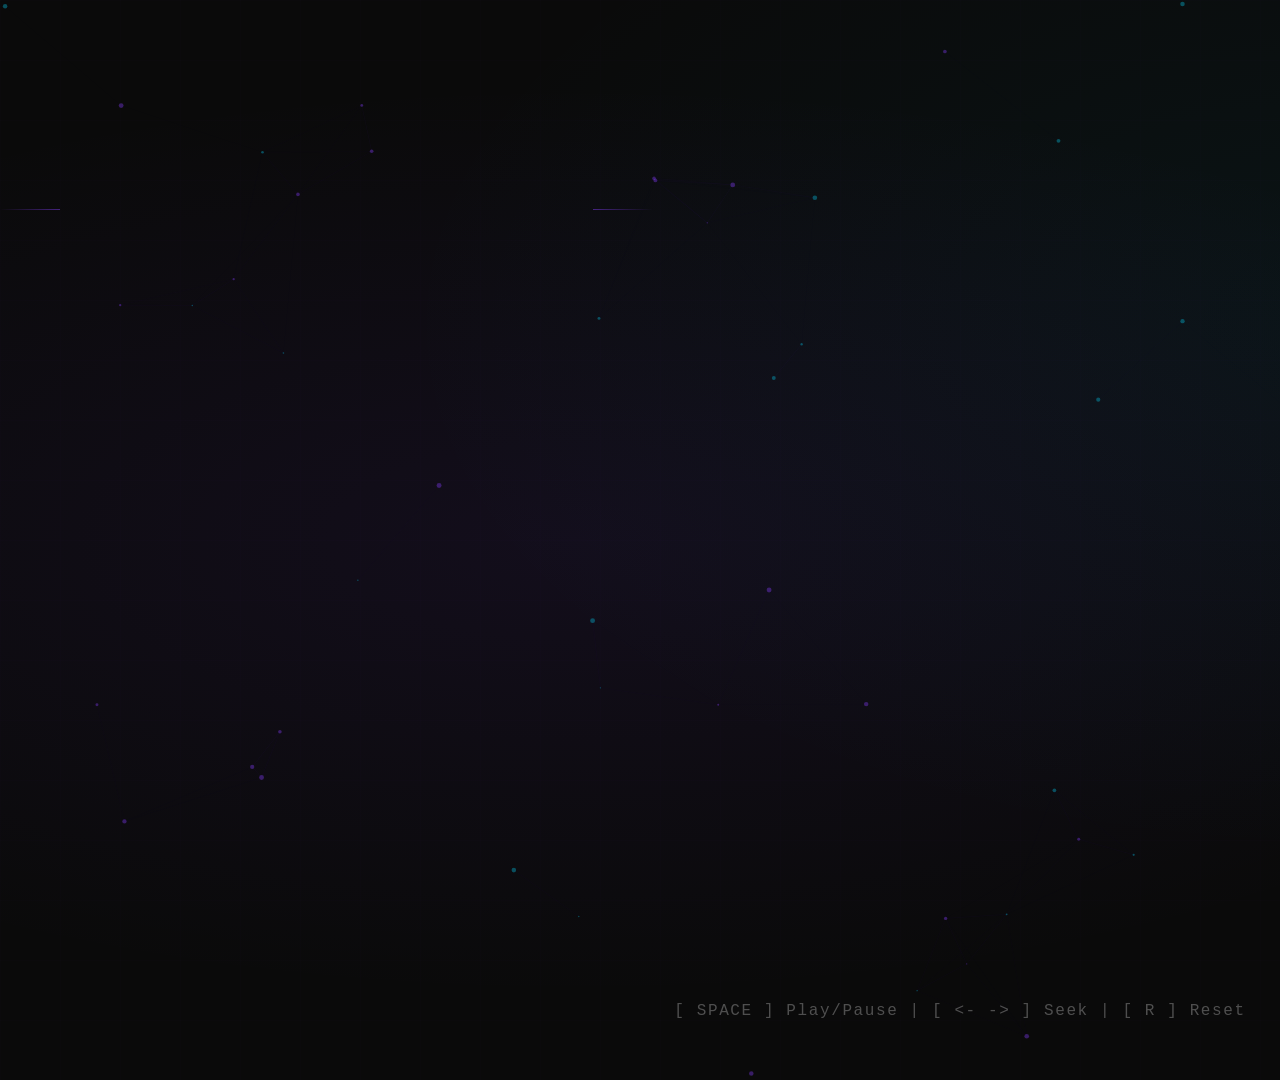
<file: ai-agent-video/index.html>
<!DOCTYPE html>
<html lang="zh-CN">
<head>
<meta charset="UTF-8">
<meta name="viewport" content="width=1920,height=1080">
<title>AI Agent</title>

<style>
* { margin: 0; padding: 0; box-sizing: border-box; }
body { background: #0a0a0a; overflow: hidden; font-family: "Noto Sans SC", sans-serif; }
#canvas { width: 1920px; height: 1080px; position: relative; overflow: hidden; background: radial-gradient(ellipse at 30% 50%, rgba(124,58,237,0.08) 0%, transparent 60%), radial-gradient(ellipse at 70% 30%, rgba(6,182,212,0.06) 0%, transparent 50%), #0a0a0a; }
.grid-bg { position: absolute; inset: 0; z-index: 0; opacity: 0.04; background-image: linear-gradient(rgba(124,58,237,0.3) 1px, transparent 1px), linear-gradient(90deg, rgba(124,58,237,0.3) 1px, transparent 1px); background-size: 60px 60px; }
#particles { position: absolute; inset: 0; z-index: 1; pointer-events: none; }
.orb { position: absolute; border-radius: 50%; filter: blur(80px); z-index: 0; opacity: 0; }
.orb-1 { width: 400px; height: 400px; background: rgba(124,58,237,0.15); top: -100px; left: -100px; }
.orb-2 { width: 300px; height: 300px; background: rgba(6,182,212,0.12); bottom: -50px; right: -50px; }
.orb-3 { width: 250px; height: 250px; background: rgba(124,58,237,0.1); top: 400px; right: 300px; }
.scene { position: absolute; inset: 0; z-index: 10; opacity: 0; visibility: hidden; display: flex; flex-direction: column; align-items: center; justify-content: center; padding: 80px 120px; }
.title-mega { font-family: "Orbitron", sans-serif; font-weight: 900; font-size: 120px; color: #f0f0f0; letter-spacing: 0.08em; text-transform: uppercase; text-shadow: 0 0 60px rgba(124,58,237,0.5), 0 0 120px rgba(124,58,237,0.2); }
.title-section { font-family: "Noto Sans SC", sans-serif; font-weight: 900; font-size: 56px; color: #f0f0f0; letter-spacing: 0.02em; text-shadow: 0 0 30px rgba(6,182,212,0.3); }
.subtitle { font-family: "Noto Sans SC", sans-serif; font-weight: 400; font-size: 32px; color: rgba(240,240,240,0.7); letter-spacing: 0.1em; margin-top: 20px; }
.body-text { font-family: "Noto Sans SC", sans-serif; font-weight: 400; font-size: 28px; color: rgba(240,240,240,0.85); line-height: 1.8; max-width: 1400px; }
.accent-purple { color: #a78bfa; } .accent-cyan { color: #22d3ee; } .accent-bright { color: #c084fc; }
.card { background: rgba(255,255,255,0.03); border: 1px solid rgba(124,58,237,0.2); border-radius: 16px; padding: 40px; }
.card-glow { box-shadow: 0 0 30px rgba(124,58,237,0.1), inset 0 0 30px rgba(124,58,237,0.03); }
.badge { display: inline-flex; align-items: center; gap: 8px; padding: 8px 20px; border-radius: 999px; font-size: 18px; font-weight: 500; background: rgba(124,58,237,0.15); color: #a78bfa; border: 1px solid rgba(124,58,237,0.3); }
.loop-container { position: relative; width: 600px; height: 600px; }
.loop-node { position: absolute; width: 160px; height: 160px; border-radius: 50%; display: flex; align-items: center; justify-content: center; flex-direction: column; font-weight: 700; font-size: 24px; color: #f0f0f0; border: 2px solid rgba(124,58,237,0.4); background: rgba(124,58,237,0.08); }
.loop-node .icon { font-size: 40px; margin-bottom: 8px; }
.timeline-bar { position: absolute; bottom: 0; left: 0; height: 4px; z-index: 100; background: linear-gradient(90deg, #7c3aed, #06b6d4); box-shadow: 0 0 20px rgba(124,58,237,0.5); }
.timer { position: absolute; top: 30px; right: 40px; z-index: 100; font-family: "JetBrains Mono", monospace; font-size: 20px; color: rgba(240,240,240,0.3); letter-spacing: 0.1em; }
.heading-line { width: 80px; height: 3px; margin: 16px auto 0; background: linear-gradient(90deg, #7c3aed, #06b6d4); border-radius: 2px; box-shadow: 0 0 10px rgba(124,58,237,0.5); }
.compare-row { display: flex; gap: 40px; align-items: stretch; }
.compare-col { flex: 1; padding: 30px; border-radius: 16px; }
.compare-col.old { background: rgba(255,255,255,0.02); border: 1px solid rgba(255,255,255,0.08); }
.compare-col.new { background: rgba(124,58,237,0.05); border: 1px solid rgba(124,58,237,0.25); }
.compare-item { display: flex; align-items: center; gap: 16px; padding: 14px 0; font-size: 24px; color: rgba(240,240,240,0.8); border-bottom: 1px solid rgba(255,255,255,0.05); } .compare-item:last-child { border-bottom: none; } .compare-icon { font-size: 28px; width: 40px; text-align: center; }
.examples-grid { display: grid; grid-template-columns: repeat(3, 1fr); gap: 30px; width: 100%; max-width: 1600px; }
.example-card { padding: 36px; border-radius: 20px; background: rgba(255,255,255,0.02); border: 1px solid rgba(124,58,237,0.15); } .example-card .icon { font-size: 48px; margin-bottom: 16px; } .example-card h3 { font-size: 26px; font-weight: 700; color: #f0f0f0; margin-bottom: 12px; } .example-card p { font-size: 20px; color: rgba(240,240,240,0.6); line-height: 1.6; }
.tools-grid { display: grid; grid-template-columns: repeat(4, 1fr); gap: 24px; width: 100%; max-width: 1500px; }
.tool-item { padding: 28px; border-radius: 14px; text-align: center; background: rgba(255,255,255,0.02); border: 1px solid rgba(6,182,212,0.15); } .tool-item .icon { font-size: 40px; margin-bottom: 12px; } .tool-item h4 { font-size: 22px; font-weight: 600; color: #f0f0f0; margin-bottom: 8px; } .tool-item p { font-size: 16px; color: rgba(240,240,240,0.5); }
.memory-stack { display: flex; flex-direction: column; gap: 16px; max-width: 800px; width: 100%; }
.memory-layer { display: flex; align-items: center; gap: 24px; padding: 20px 30px; border-radius: 12px; background: rgba(255,255,255,0.02); border-left: 3px solid; } .memory-layer.short { border-left-color: #22d3ee; } .memory-layer.long { border-left-color: #a78bfa; } .memory-layer.working { border-left-color: #f59e0b; } .memory-layer h4 { font-size: 22px; font-weight: 700; color: #f0f0f0; min-width: 140px; } .memory-layer p { font-size: 18px; color: rgba(240,240,240,0.6); }
.future-items { display: flex; flex-direction: column; gap: 28px; max-width: 1200px; width: 100%; }
.future-item { display: flex; align-items: flex-start; gap: 24px; padding: 20px 0; } .future-num { font-family: "Orbitron", sans-serif; font-weight: 900; font-size: 48px; color: rgba(124,58,237,0.3); min-width: 80px; text-align: right; } .future-item h3 { font-size: 28px; font-weight: 700; color: #f0f0f0; margin-bottom: 8px; } .future-item p { font-size: 20px; color: rgba(240,240,240,0.6); line-height: 1.6; }
.scene-tag { font-family: "JetBrains Mono", monospace; font-size: 14px; color: rgba(240,240,240,0.2); position: absolute; top: 30px; left: 40px; z-index: 50; letter-spacing: 0.15em; text-transform: uppercase; }
</style>
</head>
<body>
<div id="canvas">
  <div class="grid-bg"></div>
  <canvas id="particles"></canvas>
  <div class="orb orb-1"></div>
  <div class="orb orb-2"></div>
  <div class="orb orb-3"></div>
  <div class="timeline-bar" id="timelineBar" style="width:0%"></div>
  <div class="timer" id="timer">00:00</div>
      <div class="badge" id="s1-badge">THE NEXT EVOLUTION</div>
      <h1 class="title-mega" id="s1-title">AI AGENT</h1>
      <div style="display:flex;align-items:center;gap:20px;">
        <div style="width:60px;height:1px;background:linear-gradient(90deg,transparent,rgba(124,58,237,0.5))"></div>
        <span class="subtitle" id="s1-subtitle">智能体：人工智能的下一个范式</span>
        <div style="width:60px;height:1px;background:linear-gradient(90deg,rgba(124,58,237,0.5),transparent)"></div>
      </div>
    </div>
  </div>
  <!-- Scene 2: What is AI Agent -->
  <div class="scene" id="scene2">
    <div class="scene-tag">02 / DEFINITION</div>
    <div style="display:flex;flex-direction:column;align-items:center;gap:40px;width:100%;">
      <div style="text-align:center;"><h2 class="title-section" id="s2-title">什么是 <span class="accent-purple">AI Agent</span>？</h2><div class="heading-line" id="s2-line"></div></div>
      <div class="body-text" style="text-align:center;max-width:1200px;" id="s2-def">AI Agent（智能体）是一种能够<span class="accent-cyan">自主感知环境</span>、<span class="accent-cyan">做出决策</span>并<span class="accent-cyan">执行行动</span>来完成目标的人工智能系统。它不仅仅是回答问题，而是能够<span class="accent-bright">独立完成复杂任务</span>。</div>
      <div style="display:flex;gap:30px;margin-top:20px;" id="s2-features">
        <div class="card card-glow" style="flex:1;text-align:center;padding:30px 20px;"><div style="font-size:40px;margin-bottom:12px;">🎯</div><div style="font-size:22px;font-weight:700;color:#f0f0f0;">目标驱动</div><div style="font-size:16px;color:rgba(240,240,240,0.5);margin-top:8px;">设定目标，自主规划</div></div>
        <div class="card card-glow" style="flex:1;text-align:center;padding:30px 20px;"><div style="font-size:40px;margin-bottom:12px;">👁️</div><div style="font-size:22px;font-weight:700;color:#f0f0f0;">环境感知</div><div style="font-size:16px;color:rgba(240,240,240,0.5);margin-top:8px;">观察、理解周围信息</div></div>
        <div class="card card-glow" style="flex:1;text-align:center;padding:30px 20px;"><div style="font-size:40px;margin-bottom:12px;">⚡</div><div style="font-size:22px;font-weight:700;color:#f0f0f0;">自主决策</div><div style="font-size:16px;color:rgba(240,240,240,0.5);margin-top:8px;">无需人类逐步指令</div></div>
        <div class="card card-glow" style="flex:1;text-align:center;padding:30px 20px;"><div style="font-size:40px;margin-bottom:12px;">🔧</div><div style="font-size:22px;font-weight:700;color:#f0f0f0;">工具使用</div><div style="font-size:16px;color:rgba(240,240,240,0.5);margin-top:8px;">调用外部工具完成任务</div></div>
      </div>
    </div>
  </div>
  <!-- Scene 3: Agent vs Chatbot -->
  <div class="scene" id="scene3">
    <div class="scene-tag">03 / COMPARISON</div>
    <div style="display:flex;flex-direction:column;align-items:center;gap:40px;width:100%;">
      <div style="text-align:center;"><h2 class="title-section" id="s3-title">Agent <span class="accent-cyan">vs</span> 传统聊天机器人</h2><div class="heading-line"></div></div>
      <div class="compare-row" id="s3-table" style="max-width:1400px;width:100%;">
        <div class="compare-col old"><div style="font-family:Orbitron;font-size:28px;font-weight:700;color:rgba(240,240,240,0.5);margin-bottom:24px;text-align:center;">传统聊天机器人</div>
          <div class="compare-item"><span class="compare-icon">💬</span>一问一答，被动响应</div>
          <div class="compare-item"><span class="compare-icon">📋</span>无法执行实际操作</div>
          <div class="compare-item"><span class="compare-icon">🧠</span>无记忆，每次对话独立</div>
          <div class="compare-item"><span class="compare-icon">🔄</span>不能自主分解任务</div>
          <div class="compare-item"><span class="compare-icon">❌</span>无法使用外部工具</div>
        </div>
        <div style="display:flex;align-items:center;font-size:40px;color:rgba(124,58,237,0.4);">→</div>
        <div class="compare-col new"><div style="font-family:Orbitron;font-size:28px;font-weight:700;color:#a78bfa;margin-bottom:24px;text-align:center;">AI Agent 智能体</div>
          <div class="compare-item"><span class="compare-icon">🤖</span>主动规划，多步推理</div>
          <div class="compare-item"><span class="compare-icon">⚡</span>直接操作文件、API、数据库</div>
          <div class="compare-item"><span class="compare-icon">🧬</span>长期记忆，持续学习</div>
          <div class="compare-item"><span class="compare-icon">🔁</span>自主分解并执行复杂任务</div>
          <div class="compare-item"><span class="compare-icon">✅</span>灵活调用各种工具和接口</div>
        </div>
      </div>
    </div>
  </div>
  <!-- Scene 4: Core Components -->
  <div class="scene" id="scene4">
    <div class="scene-tag">04 / ARCHITECTURE</div>
    <div style="display:flex;flex-direction:column;align-items:center;gap:40px;width:100%;">
      <div style="text-align:center;"><h2 class="title-section" id="s4-title">Agent 的 <span class="accent-purple">四大核心组件</span></h2><div class="heading-line"></div></div>
      <div style="display:flex;gap:30px;width:100%;max-width:1500px;" id="s4-components">
        <div class="card card-glow" style="flex:1;display:flex;flex-direction:column;align-items:center;padding:36px 24px;"><div style="font-family:Orbitron;font-size:64px;font-weight:900;color:rgba(124,58,237,0.2);">01</div><div style="font-size:48px;margin:8px 0;">🧠</div><h3 style="font-size:28px;font-weight:700;color:#f0f0f0;margin-bottom:16px;">大语言模型</h3><p style="font-size:18px;color:rgba(240,240,240,0.6);text-align:center;line-height:1.6;">Agent 的大脑<br/>负责理解、推理和决策</p></div>
        <div class="card card-glow" style="flex:1;display:flex;flex-direction:column;align-items:center;padding:36px 24px;"><div style="font-family:Orbitron;font-size:64px;font-weight:900;color:rgba(124,58,237,0.2);">02</div><div style="font-size:48px;margin:8px 0;">👁️</div><h3 style="font-size:28px;font-weight:700;color:#f0f0f0;margin-bottom:16px;">感知模块</h3><p style="font-size:18px;color:rgba(240,240,240,0.6);text-align:center;line-height:1.6;">接收多模态输入<br/>文字、图像、音频、数据</p></div>
        <div class="card card-glow" style="flex:1;display:flex;flex-direction:column;align-items:center;padding:36px 24px;"><div style="font-family:Orbitron;font-size:64px;font-weight:900;color:rgba(124,58,237,0.2);">03</div><div style="font-size:48px;margin:8px 0;">🔧</div><h3 style="font-size:28px;font-weight:700;color:#f0f0f0;margin-bottom:16px;">工具集</h3><p style="font-size:18px;color:rgba(240,240,240,0.6);text-align:center;line-height:1.6;">代码执行、网页搜索<br/>API 调用、文件操作</p></div>
        <div class="card card-glow" style="flex:1;display:flex;flex-direction:column;align-items:center;padding:36px 24px;"><div style="font-family:Orbitron;font-size:64px;font-weight:900;color:rgba(124,58,237,0.2);">04</div><div style="font-size:48px;margin:8px 0;">💾</div><h3 style="font-size:28px;font-weight:700;color:#f0f0f0;margin-bottom:16px;">记忆系统</h3><p style="font-size:18px;color:rgba(240,240,240,0.6);text-align:center;line-height:1.6;">短期工作记忆<br/>长期知识存储</p></div>
      </div>
    </div>
  </div>
  <!-- Scene 5: The Loop -->
  <div class="scene" id="scene5">
    <div class="scene-tag">05 / THE LOOP</div>
    <div style="display:flex;gap:60px;align-items:center;justify-content:center;width:100%;">
      <div style="display:flex;flex-direction:column;gap:24px;">
        <h2 class="title-section" id="s5-title">Agent 的<span class="accent-cyan">工作循环</span></h2>
        <div class="heading-line" style="margin:0;"></div>
        <p class="body-text" id="s5-desc" style="max-width:500px;">AI Agent 并非线性执行，而是通过一个<span class="accent-purple">持续循环</span>来完成任务：感知、推理、行动、反思，不断迭代直到目标达成。</p>
      </div>
      <div class="loop-container" id="s5-loop">
        <div class="loop-node" style="top:0;left:220px;border-color:rgba(6,182,212,0.5);"><span class="icon">👁️</span>观察</div>
        <div class="loop-node" style="top:220px;left:420px;border-color:rgba(124,58,237,0.5);"><span class="icon">🧠</span>思考</div>
        <div class="loop-node" style="top:440px;left:220px;border-color:rgba(245,158,11,0.5);"><span class="icon">⚡</span>行动</div>
        <div class="loop-node" style="top:220px;left:20px;border-color:rgba(16,185,129,0.5);"><span class="icon">🔄</span>反思</div>
        <div style="position:absolute;top:50%;left:50%;transform:translate(-50%,-50%);text-align:center;"><div style="font-family:Orbitron;font-size:18px;color:rgba(124,58,237,0.5);letter-spacing:0.1em;">LOOP</div><div style="font-size:14px;color:rgba(240,240,240,0.3);margin-top:4px;">持续迭代</div></div>
        <svg style="position:absolute;inset:0;pointer-events:none;" viewBox="0 0 600 600"><defs><linearGradient id="arrowGrad" x1="0%" y1="0%" x2="100%" y2="0%"><stop offset="0%" style="stop-color:#7c3aed;stop-opacity:0.6"/><stop offset="100%" style="stop-color:#06b6d4;stop-opacity:0.6"/></linearGradient></defs>
        <path d="M 370 80 Q 480 80 460 200" stroke="url(#arrowGrad)" fill="none" stroke-width="2" stroke-dasharray="8 4"/>
        <path d="M 460 360 Q 480 480 370 460" stroke="url(#arrowGrad)" fill="none" stroke-width="2" stroke-dasharray="8 4"/>
        <path d="M 230 460 Q 100 480 80 360" stroke="url(#arrowGrad)" fill="none" stroke-width="2" stroke-dasharray="8 4"/>
        <path d="M 80 200 Q 100 80 230 80" stroke="url(#arrowGrad)" fill="none" stroke-width="2" stroke-dasharray="8 4"/></svg>
      </div>
    </div>
  </div>
  <!-- Scene 6: Real World Examples -->
  <div class="scene" id="scene6">
    <div class="scene-tag">06 / EXAMPLES</div>
    <div style="display:flex;flex-direction:column;align-items:center;gap:40px;width:100%;">
      <div style="text-align:center;"><h2 class="title-section" id="s6-title">真实世界的 <span class="accent-purple">AI Agent</span></h2><div class="heading-line"></div></div>
      <div class="examples-grid" id="s6-grid">
        <div class="example-card"><div class="icon">💻</div><h3>编程 Agent</h3><p>理解需求、编写代码、运行测试、修复 Bug，端到端完成软件开发任务</p></div>
        <div class="example-card"><div class="icon">🔬</div><h3>研究 Agent</h3><p>搜索文献、整理数据、分析结果、撰写报告，加速科学研究流程</p></div>
        <div class="example-card"><div class="icon">📊</div><h3>数据分析 Agent</h3><p>连接数据库、清洗数据、生成图表、发现洞察，自动化分析流程</p></div>
        <div class="example-card"><div class="icon">🛒</div><h3>购物 Agent</h3><p>比价、搜索优惠、自动下单、跟踪物流，一站式完成采购任务</p></div>
        <div class="example-card"><div class="icon">📧</div><h3>办公 Agent</h3><p>管理邮件、安排日程、起草文档、整理会议纪要，提升工作效率</p></div>
        <div class="example-card"><div class="icon">🏠</div><h3>生活 Agent</h3><p>智能家居控制、健康管理、旅行规划，成为你的数字管家</p></div>
      </div>
    </div>
  </div>
  <!-- Scene 7: Tool Ecosystem -->
  <div class="scene" id="scene7">
    <div class="scene-tag">07 / TOOLS</div>
    <div style="display:flex;flex-direction:column;align-items:center;gap:40px;width:100%;">
      <div style="text-align:center;"><h2 class="title-section" id="s7-title">工具生态：<span class="accent-cyan">Agent 的超级能力</span></h2><div class="heading-line"></div>
      <p class="body-text" style="text-align:center;margin-top:16px;font-size:24px;" id="s7-desc">Agent 通过 <span class="accent-purple">Function Calling</span> 机制调用外部工具，将大语言模型的推理能力与现实世界的操作能力连接起来</p></div>
      <div class="tools-grid" id="s7-grid">
        <div class="tool-item"><div class="icon">🔍</div><h4>网页搜索</h4><p>获取实时信息</p></div>
        <div class="tool-item"><div class="icon">📁</div><h4>文件系统</h4><p>读写和管理文件</p></div>
        <div class="tool-item"><div class="icon">🖥️</div><h4>代码执行</h4><p>运行和调试代码</p></div>
        <div class="tool-item"><div class="icon">🌐</div><h4>API 调用</h4><p>连接第三方服务</p></div>
        <div class="tool-item"><div class="icon">🗄️</div><h4>数据库</h4><p>查询和管理数据</p></div>
        <div class="tool-item"><div class="icon">🖼️</div><h4>图像生成</h4><p>创建和编辑图片</p></div>
        <div class="tool-item"><div class="icon">📧</div><h4>通讯工具</h4><p>发送消息和邮件</p></div>
        <div class="tool-item"><div class="icon">🤖</div><h4>其他 Agent</h4><p>多 Agent 协作</p></div>
      </div>
    </div>
  </div>
  <!-- Scene 8: Multi-Agent -->
  <div class="scene" id="scene8">
    <div class="scene-tag">08 / MULTI-AGENT</div>
    <div style="display:flex;gap:60px;align-items:center;justify-content:center;width:100%;">
      <div style="display:flex;flex-direction:column;gap:24px;max-width:600px;">
        <h2 class="title-section" id="s8-title">多 Agent <span class="accent-purple">协作</span></h2>
        <div class="heading-line" style="margin:0;"></div>
        <p class="body-text" id="s8-desc" style="max-width:560px;">未来的趋势不是单一 Agent，而是<span class="accent-cyan">多个专业 Agent 协同工作</span>。每个 Agent 负责不同领域，像一个高效的团队一样完成复杂项目。</p>
        <div class="memory-stack" id="s8-layers">
          <div class="memory-layer short"><h4 style="color:#22d3ee;">规划 Agent</h4><p>制定策略和任务分配</p></div>
          <div class="memory-layer working"><h4 style="color:#f59e0b;">执行 Agent</h4><p>具体任务的操作实施</p></div>
          <div class="memory-layer long"><h4 style="color:#a78bfa;">审核 Agent</h4><p>质量检查和结果验证</p></div>
        </div>
      </div>
      <div style="position:relative;width:500px;height:500px;" id="s8-visual">
        <div style="position:absolute;top:50%;left:50%;transform:translate(-50%,-50%);width:120px;height:120px;border-radius:50%;background:rgba(124,58,237,0.15);border:2px solid rgba(124,58,237,0.4);display:flex;align-items:center;justify-content:center;flex-direction:column;"><span style="font-size:36px;">🎯</span><span style="font-size:14px;color:#a78bfa;font-weight:600;">协调中心</span></div>
        <div style="position:absolute;top:40px;left:50%;transform:translateX(-50%);width:90px;height:90px;border-radius:50%;background:rgba(6,182,212,0.1);border:1px solid rgba(6,182,212,0.3);display:flex;align-items:center;justify-content:center;flex-direction:column;"><span style="font-size:24px;">💻</span><span style="font-size:11px;color:#22d3ee;">编程</span></div>
        <div style="position:absolute;top:50%;right:20px;transform:translateY(-50%);width:90px;height:90px;border-radius:50%;background:rgba(245,158,11,0.1);border:1px solid rgba(245,158,11,0.3);display:flex;align-items:center;justify-content:center;flex-direction:column;"><span style="font-size:24px;">📊</span><span style="font-size:11px;color:#f59e0b;">分析</span></div>
        <div style="position:absolute;bottom:40px;left:50%;transform:translateX(-50%);width:90px;height:90px;border-radius:50%;background:rgba(16,185,129,0.1);border:1px solid rgba(16,185,129,0.3);display:flex;align-items:center;justify-content:center;flex-direction:column;"><span style="font-size:24px;">🔍</span><span style="font-size:11px;color:#10b981;">研究</span></div>
        <div style="position:absolute;top:50%;left:20px;transform:translateY(-50%);width:90px;height:90px;border-radius:50%;background:rgba(239,68,68,0.1);border:1px solid rgba(239,68,68,0.3);display:flex;align-items:center;justify-content:center;flex-direction:column;"><span style="font-size:24px;">📝</span><span style="font-size:11px;color:#ef4444;">文档</span></div>
        <svg style="position:absolute;inset:0;pointer-events:none;" viewBox="0 0 500 500"><line x1="250" y1="130" x2="250" y2="200" stroke="rgba(124,58,237,0.3)" stroke-width="1" stroke-dasharray="4 4"/><line x1="380" y1="250" x2="310" y2="250" stroke="rgba(124,58,237,0.3)" stroke-width="1" stroke-dasharray="4 4"/><line x1="250" y1="370" x2="250" y2="310" stroke="rgba(124,58,237,0.3)" stroke-width="1" stroke-dasharray="4 4"/><line x1="120" y1="250" x2="190" y2="250" stroke="rgba(124,58,237,0.3)" stroke-width="1" stroke-dasharray="4 4"/></svg>
      </div>
    </div>
  </div>
  <!-- Scene 9: Future -->
  <div class="scene" id="scene9">
    <div class="scene-tag">09 / FUTURE</div>
    <div style="display:flex;flex-direction:column;align-items:center;gap:40px;width:100%;">
      <div style="text-align:center;"><h2 class="title-section" id="s9-title">AI Agent 的 <span class="accent-cyan">未来</span></h2><div class="heading-line"></div></div>
      <div class="future-items" id="s9-items">
        <div class="future-item"><div class="future-num">01</div><div><h3>更强大的推理能力</h3><p>随着大语言模型的进化，Agent 将具备更强的逻辑推理和问题解决能力</p></div></div>
        <div class="future-item"><div class="future-num">02</div><div><h3>多模态交互</h3><p>不仅能理解文字，还能看懂图像、听懂语音，实现更自然的人机交互</p></div></div>
        <div class="future-item"><div class="future-num">03</div><div><h3>自主进化与学习</h3><p>Agent 将从每次任务中学习，不断优化自己的策略和能力</p></div></div>
        <div class="future-item"><div class="future-num">04</div><div><h3>融入日常生活</h3><p>从编程助手到生活管家，Agent 将成为每个人不可或缺的智能伙伴</p></div></div>
      </div>
    </div>
  </div>
  <!-- Scene 10: Ending -->
  <div class="scene" id="scene10">
    <div class="scene-tag">10 / END</div>
    <div style="display:flex;flex-direction:column;align-items:center;gap:30px;">
      <div class="badge" id="s10-badge">THANK YOU</div>
      <h1 class="title-mega" style="font-size:80px;" id="s10-title">AI AGENT</h1>
      <div style="width:120px;height:2px;background:linear-gradient(90deg,#7c3aed,#06b6d4);border-radius:2px;"></div>
      <p class="subtitle" id="s10-subtitle">智能体 — 让 AI 真正为你工作</p>
      <p style="font-family:Noto Sans SC,sans-serif;font-weight:300;font-size:28px;color:rgba(240,240,240,0.5);letter-spacing:0.05em;margin-top:20px;" id="s10-cta">The future is autonomous.</p>
    </div>
  </div>
</div>
<script src="https://cdn.bootcdn.net/ajax/libs/gsap/3.12.5/gsap.min.js"></script>
<script>
var canvas = document.getElementById("particles");
var ctx = canvas.getContext("2d");
canvas.width = 1920; canvas.height = 1080;
var particles = [];
for (var i = 0; i < 60; i++) {
  particles.push({ x: Math.random() * 1920, y: Math.random() * 1080, vx: (Math.random() - 0.5) * 0.3, vy: (Math.random() - 0.5) * 0.3, r: Math.random() * 2 + 0.5, color: Math.random() > 0.5 ? "rgba(124,58,237," : "rgba(6,182,212," });
}
function drawParticles() {
  ctx.clearRect(0, 0, 1920, 1080);
  particles.forEach(function(p) {
    p.x += p.vx; p.y += p.vy;
    if (p.x < 0) p.x = 1920; if (p.x > 1920) p.x = 0;
    if (p.y < 0) p.y = 1080; if (p.y > 1080) p.y = 0;
    ctx.beginPath(); ctx.arc(p.x, p.y, p.r, 0, Math.PI * 2);
    ctx.fillStyle = p.color + "0.4)"; ctx.fill();
  });
  for (var i = 0; i < particles.length; i++) {
    for (var j = i + 1; j < particles.length; j++) {
      var dx = particles[i].x - particles[j].x;
      var dy = particles[i].y - particles[j].y;
      var dist = Math.sqrt(dx * dx + dy * dy);
      if (dist < 200) {
        ctx.beginPath(); ctx.moveTo(particles[i].x, particles[i].y);
        ctx.lineTo(particles[j].x, particles[j].y);
        ctx.strokeStyle = "rgba(124,58,237," + (0.08 * (1 - dist / 200)) + ")";
        ctx.lineWidth = 0.5; ctx.stroke();
      }
    }
  }
  requestAnimationFrame(drawParticles);
}
drawParticles();
var TOTAL_DURATION = 300;
var master = gsap.timeline({ paused: true });
master.to(".orb-1", { opacity: 1, x: 100, y: 50, duration: 30, ease: "sine.inOut", yoyo: true, repeat: -1 }, 0);
master.to(".orb-2", { opacity: 1, x: -80, y: -60, duration: 25, ease: "sine.inOut", yoyo: true, repeat: -1 }, 0);
master.to(".orb-3", { opacity: 0.8, x: -120, y: 80, duration: 35, ease: "sine.inOut", yoyo: true, repeat: -1 }, 0);
master.set("#scene1", { opacity: 1, visibility: "visible" }, 0);
master.from("#s1-badge", { opacity: 0, y: -20, duration: 0.8, ease: "power3.out" }, 1);
master.from("#s1-title", { opacity: 0, scale: 0.8, duration: 1.5, ease: "expo.out" }, 1.5);
master.from("#s1-subtitle", { opacity: 0, y: 20, duration: 1, ease: "power2.out" }, 3);
master.to("#scene1", { opacity: 0, duration: 1.5, ease: "power2.in" }, 18);
master.set("#scene2", { opacity: 1, visibility: "visible" }, 20);
master.from("#s2-title", { opacity: 0, y: 30, duration: 0.8, ease: "power3.out" }, 21);
master.from("#s2-line", { scaleX: 0, duration: 0.6, ease: "power2.out" }, 22);
master.from("#s2-def", { opacity: 0, y: 20, duration: 1, ease: "power2.out" }, 23);
master.from("#s2-features .card", { opacity: 0, y: 40, stagger: 0.3, duration: 0.8, ease: "back.out(1.5)" }, 26);
master.to("#scene2", { opacity: 0, duration: 1.5, ease: "power2.in" }, 58);

master.set("#scene3", { opacity: 1, visibility: "visible" }, 60);
master.from("#s3-title", { opacity: 0, y: 30, duration: 0.8, ease: "power3.out" }, 61);
master.from("#s3-table .compare-col.old", { opacity: 0, x: -60, duration: 1, ease: "power3.out" }, 63);
master.from("#s3-table .compare-col.new", { opacity: 0, x: 60, duration: 1, ease: "power3.out" }, 64);
master.from("#s3-table .compare-item", { opacity: 0, x: -20, stagger: 0.15, duration: 0.5, ease: "power2.out" }, 66);
master.to("#scene3", { opacity: 0, duration: 1.5, ease: "power2.in" }, 103);
master.set("#scene4", { opacity: 1, visibility: "visible" }, 105);
master.from("#s4-title", { opacity: 0, y: 30, duration: 0.8, ease: "power3.out" }, 106);
master.from("#s4-components .card", { opacity: 0, y: 60, scale: 0.9, stagger: 0.4, duration: 1, ease: "back.out(1.5)" }, 108);
master.to("#scene4", { opacity: 0, duration: 1.5, ease: "power2.in" }, 148);
master.set("#scene5", { opacity: 1, visibility: "visible" }, 150);
master.from("#s5-title", { opacity: 0, y: 30, duration: 0.8, ease: "power3.out" }, 151);
master.from("#s5-desc", { opacity: 0, y: 20, duration: 0.8, ease: "power2.out" }, 152);
master.from("#s5-loop .loop-node", { opacity: 0, scale: 0, stagger: 0.5, duration: 0.8, ease: "back.out(2)" }, 154);
master.from("#s5-loop svg path", { strokeDashoffset: 200, stagger: 0.4, duration: 1.5, ease: "power2.inOut" }, 157);
master.to("#scene5", { opacity: 0, duration: 1.5, ease: "power2.in" }, 193);
master.set("#scene6", { opacity: 1, visibility: "visible" }, 195);
master.from("#s6-title", { opacity: 0, y: 30, duration: 0.8, ease: "power3.out" }, 196);
master.from("#s6-grid .example-card", { opacity: 0, y: 50, scale: 0.9, stagger: 0.25, duration: 0.7, ease: "back.out(1.3)" }, 198);
master.to("#scene6", { opacity: 0, duration: 1.5, ease: "power2.in" }, 233);
master.set("#scene7", { opacity: 1, visibility: "visible" }, 235);
master.from("#s7-title", { opacity: 0, y: 30, duration: 0.8, ease: "power3.out" }, 236);
master.from("#s7-desc", { opacity: 0, y: 20, duration: 0.8, ease: "power2.out" }, 237);
master.from("#s7-grid .tool-item", { opacity: 0, scale: 0, stagger: 0.15, duration: 0.5, ease: "back.out(2)" }, 239);
master.to("#scene7", { opacity: 0, duration: 1.5, ease: "power2.in" }, 263);
master.set("#scene8", { opacity: 1, visibility: "visible" }, 265);
master.from("#s8-title", { opacity: 0, y: 30, duration: 0.8, ease: "power3.out" }, 266);
master.from("#s8-desc", { opacity: 0, y: 20, duration: 0.8, ease: "power2.out" }, 267);
master.from("#s8-layers .memory-layer", { opacity: 0, x: -40, stagger: 0.3, duration: 0.6, ease: "power3.out" }, 269);
master.from("#s8-visual > div", { opacity: 0, scale: 0, stagger: 0.2, duration: 0.6, ease: "back.out(1.5)" }, 270);
master.to("#scene8", { opacity: 0, duration: 1.5, ease: "power2.in" }, 283);
master.set("#scene9", { opacity: 1, visibility: "visible" }, 285);
master.from("#s9-title", { opacity: 0, y: 30, duration: 0.8, ease: "power3.out" }, 286);
master.from("#s9-items .future-item", { opacity: 0, x: -60, stagger: 0.5, duration: 0.8, ease: "power3.out" }, 288);
master.to("#scene9", { opacity: 0, duration: 1.5, ease: "power2.in" }, 328);
master.set("#scene10", { opacity: 1, visibility: "visible" }, 330);
master.from("#s10-badge", { opacity: 0, y: -20, duration: 0.8, ease: "power3.out" }, 331);
master.from("#s10-title", { opacity: 0, scale: 0.8, duration: 1.5, ease: "expo.out" }, 332);
master.from("#s10-subtitle", { opacity: 0, y: 20, duration: 1, ease: "power2.out" }, 334);
master.from("#s10-cta", { opacity: 0, duration: 1, ease: "power2.out" }, 336);
var isPlaying = false;
var timerEl = document.getElementById("timer");
var barEl = document.getElementById("timelineBar");
function formatTime(s) { var m = Math.floor(s / 60); var sec = Math.floor(s % 60); return (m < 10 ? "0" : "") + m + ":" + (sec < 10 ? "0" : "") + sec; }
function updateUI() { var ct = master.time(); timerEl.textContent = formatTime(ct) + " / " + formatTime(TOTAL_DURATION); barEl.style.width = (ct / TOTAL_DURATION * 100) + "%"; requestAnimationFrame(updateUI); }
updateUI();
document.addEventListener("keydown", function(e) {
  if (e.code === "Space") { e.preventDefault(); if (isPlaying) { master.pause(); isPlaying = false; } else { master.play(); isPlaying = true; } }
  if (e.code === "ArrowRight") { master.seek(master.time() + 5); }
  if (e.code === "ArrowLeft") { master.seek(Math.max(0, master.time() - 5)); }
  if (e.code === "KeyR") { master.seek(0); master.pause(); isPlaying = false; }
});
document.getElementById("canvas").addEventListener("click", function(e) { if (e.target.tagName === "A") return; if (isPlaying) { master.pause(); isPlaying = false; } else { master.play(); isPlaying = true; } });
setTimeout(function() { var hint = document.createElement("div"); hint.style.cssText = "position:absolute;bottom:60px;left:50%;transform:translateX(-50%);z-index:200;font-family:JetBrains Mono,monospace;font-size:16px;color:rgba(240,240,240,0.3);letter-spacing:0.1em;"; hint.textContent = "[ SPACE ] Play/Pause  |  [ <- -> ] Seek  |  [ R ] Reset"; document.getElementById("canvas").appendChild(hint); gsap.to(hint, { opacity: 0, duration: 1, delay: 8 }); }, 500);
</script>
</body>
</html>
</file>
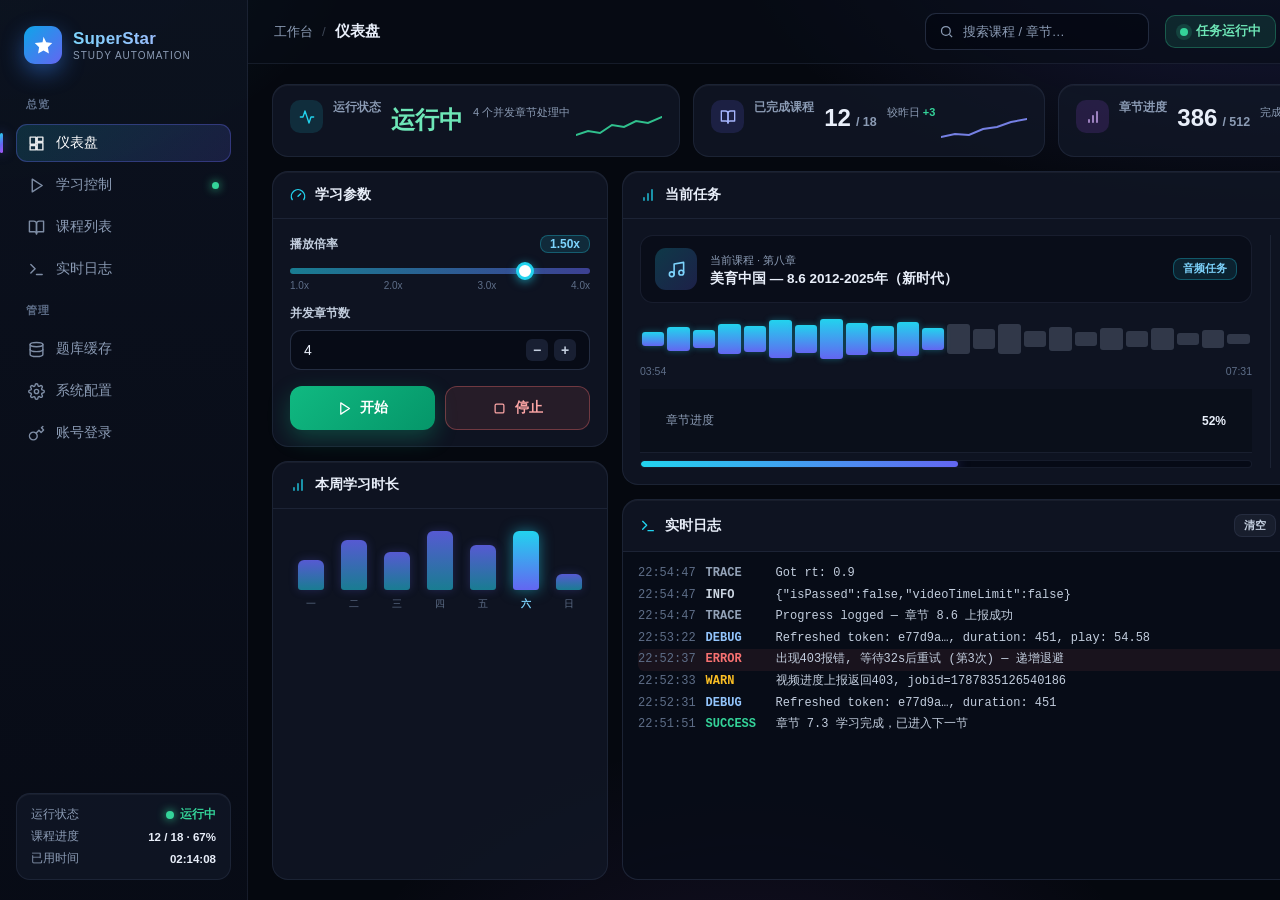
<file: ui-preview/03-仪表盘-v2.html>
<!DOCTYPE html>
<html lang="zh-CN">
<head>
<meta charset="UTF-8">
<style>
*{margin:0;padding:0;box-sizing:border-box}
:root{
  --bg:#05080f;
  --panel:rgba(17,24,39,.78); --panel-hi:rgba(255,255,255,.045);
  --raised:rgba(38,50,74,.55);
  --border:rgba(122,143,185,.13); --border-2:rgba(122,143,185,.26);
  --text:#e9effa; --muted:#8b9bb4; --soft:#c3cede;
  --cyan:#22d3ee; --indigo:#6366f1; --violet:#a855f7;
  --green:#34d399; --amber:#fbbf24; --red:#f87171;
  --grad:linear-gradient(135deg,#22d3ee 0%,#6366f1 55%,#a855f7 100%);
  --grad-btn:linear-gradient(135deg,#0ea5e9,#6366f1);
  --font:-apple-system,"Segoe UI","PingFang SC","Microsoft YaHei","Noto Sans CJK SC",sans-serif;
  --mono:"JetBrains Mono",Consolas,"Noto Sans Mono CJK SC",monospace;
}
html,body{width:1440px;height:900px}
body{font-family:var(--font);color:var(--text);overflow:hidden;
  background:
    radial-gradient(900px 460px at 88% -8%, rgba(99,102,241,.20), transparent 60%),
    radial-gradient(760px 420px at -6% -6%, rgba(34,211,238,.14), transparent 58%),
    radial-gradient(680px 520px at 52% 118%, rgba(168,85,247,.10), transparent 62%),
    var(--bg);}
.app{display:flex;width:1440px;height:900px}

/* ---------- Sidebar ---------- */
.side{width:248px;flex:0 0 248px;padding:20px 16px;display:flex;flex-direction:column;gap:6px;
  background:linear-gradient(180deg,rgba(12,18,31,.94),rgba(8,12,22,.94));
  border-right:1px solid var(--border)}
.brand{display:flex;align-items:center;gap:11px;padding:6px 8px 18px}
.brand .mark{width:38px;height:38px;border-radius:11px;display:grid;place-items:center;background:var(--grad-btn);box-shadow:0 8px 22px rgba(56,132,248,.45)}
.brand .mark svg{width:21px;height:21px;fill:#fff}
.brand .name{font-size:17px;font-weight:800;letter-spacing:.2px;background:linear-gradient(90deg,#7dd3fc,#a5b4fc);-webkit-background-clip:text;background-clip:text;color:transparent}
.brand .sub{font-size:10px;color:var(--muted);letter-spacing:1px;margin-top:1px}
.group{font-size:10.5px;color:#5e6e88;font-weight:700;letter-spacing:1.2px;padding:10px 10px 6px}
.nav{display:flex;flex-direction:column;gap:4px}
.nav a{display:flex;align-items:center;gap:11px;padding:10px 12px;border-radius:11px;color:var(--muted);font-size:13.5px;font-weight:500;text-decoration:none;position:relative;transition:.15s}
.nav a svg{width:17px;height:17px;fill:none;stroke:currentColor;stroke-width:2;stroke-linecap:round;stroke-linejoin:round;opacity:.9}
.nav a.active{color:#fff;background:linear-gradient(135deg,rgba(34,211,238,.15),rgba(99,102,241,.17));box-shadow:inset 0 0 0 1px rgba(99,102,241,.34)}
.nav a.active::before{content:"";position:absolute;left:-16px;top:9px;bottom:9px;width:3px;border-radius:3px;background:var(--grad);box-shadow:0 0 12px rgba(99,102,241,.7)}
.nav a .dot{margin-left:auto;width:7px;height:7px;border-radius:50%;background:var(--green);box-shadow:0 0 10px var(--green)}
.foot{margin-top:auto;padding:13px 14px;border-radius:14px;background:var(--panel);border:1px solid var(--border);box-shadow:inset 0 1px 0 var(--panel-hi)}
.foot .row{display:flex;justify-content:space-between;align-items:center;font-size:11.5px;color:var(--muted)}
.foot .row+.row{margin-top:7px}
.foot b{color:var(--text);font-weight:700;font-variant-numeric:tabular-nums}
.foot .live{display:inline-flex;align-items:center;gap:6px;color:var(--green);font-weight:700}
.foot .live i{width:8px;height:8px;border-radius:50%;background:var(--green);box-shadow:0 0 10px var(--green)}

/* ---------- Main frame ---------- */
.main{flex:1;display:flex;flex-direction:column;min-width:0}
.top{height:64px;flex:0 0 64px;display:flex;align-items:center;gap:16px;padding:0 26px;background:rgba(8,12,22,.6);border-bottom:1px solid var(--border)}
.crumb{display:flex;align-items:center;gap:9px;color:var(--muted);font-size:13px}
.crumb b{color:var(--text);font-weight:700;font-size:15px}.crumb .sep{opacity:.4}
.spacer{flex:1}
.search{display:flex;align-items:center;gap:9px;width:224px;height:37px;padding:0 13px;background:rgba(3,6,15,.6);border:1px solid var(--border-2);border-radius:11px;color:var(--muted);font-size:13px}
.search svg{width:15px;height:15px;fill:none;stroke:currentColor;stroke-width:2}
.status-pill{display:flex;align-items:center;gap:8px;height:33px;padding:0 14px;border-radius:10px;font-size:12.5px;font-weight:700;color:#6ee7b7;background:rgba(52,211,153,.12);border:1px solid rgba(52,211,153,.3)}
.status-pill i{width:8px;height:8px;border-radius:50%;background:var(--green);box-shadow:0 0 0 4px rgba(52,211,153,.16)}
.avatar{display:flex;align-items:center;gap:9px}
.avatar .img{width:36px;height:36px;border-radius:10px;background:var(--grad);display:grid;place-items:center;color:#fff;font-weight:800;font-size:14px}
.avatar .who{font-size:12.5px}.avatar .who b{display:block;font-weight:700}.avatar .who span{color:var(--muted);font-size:11px}

.content{flex:1;padding:20px 24px;display:flex;flex-direction:column;gap:14px;min-height:0}

/* ---------- Stat cards + sparkline ---------- */
.stat-grid{display:grid;grid-template-columns:repeat(4,1fr);gap:13px}
.card{background:var(--panel);border:1px solid var(--border);border-radius:16px;box-shadow:inset 0 1px 0 var(--panel-hi)}
.stat{padding:15px 17px 13px;display:flex;gap:6px}
.stat .l{flex:1;min-width:0}
.stat .ico{width:33px;height:33px;border-radius:10px;display:grid;place-items:center;margin-bottom:10px}
.stat .ico svg{width:16px;height:16px;fill:none;stroke-width:2;stroke-linecap:round;stroke-linejoin:round}
.stat .lbl{font-size:11.5px;color:var(--muted);font-weight:600}
.stat .val{font-size:24px;font-weight:800;margin-top:4px;display:flex;align-items:baseline;gap:5px;font-variant-numeric:tabular-nums}
.stat .val small{font-size:12.5px;color:var(--muted);font-weight:600}
.stat .delta{font-size:11px;margin-top:5px;color:var(--muted)}
.stat .delta b{color:var(--green)}
.stat .spark{align-self:flex-end;opacity:.9}
.ico.c1{background:rgba(34,211,238,.13)} .ico.c1 svg{stroke:var(--cyan)}
.ico.c2{background:rgba(99,102,241,.16)} .ico.c2 svg{stroke:#a5b4fc}
.ico.c3{background:rgba(168,85,247,.15)} .ico.c3 svg{stroke:#d8b4fe}
.ico.c4{background:rgba(52,211,153,.13)} .ico.c4 svg{stroke:var(--green)}

.row2{display:grid;grid-template-columns:336px 1fr;gap:14px;flex:1;min-height:0}
.col{display:flex;flex-direction:column;gap:14px;min-height:0}
.card .head{display:flex;align-items:center;gap:9px;padding:14px 17px;border-bottom:1px solid var(--border);font-size:13.5px;font-weight:700}
.card .head svg{width:16px;height:16px;fill:none;stroke:var(--cyan);stroke-width:2;stroke-linecap:round;stroke-linejoin:round}
.card .body{padding:16px 17px}

/* ---------- Params card ---------- */
.field-lbl{font-size:12px;color:var(--soft);font-weight:600;display:flex;justify-content:space-between;align-items:center}
.chip{font-size:12px;font-weight:800;color:#7dd3fc;background:rgba(34,211,238,.12);border:1px solid rgba(34,211,238,.3);padding:1px 9px;border-radius:8px;font-variant-numeric:tabular-nums}
.slider{height:6px;border-radius:99px;background:linear-gradient(90deg,rgba(34,211,238,.55),rgba(99,102,241,.55));position:relative;margin:15px 0 6px}
.slider i{position:absolute;right:56px;top:-6px;width:18px;height:18px;border-radius:50%;background:#fff;border:3px solid var(--cyan);box-shadow:0 2px 10px rgba(34,211,238,.6)}
.ticks{display:flex;justify-content:space-between;font-size:10px;color:#5e6e88}
.num{display:flex;align-items:center;justify-content:space-between;height:40px;padding:0 13px;margin-top:8px;background:rgba(3,6,15,.55);border:1px solid var(--border-2);border-radius:11px;font-size:14px;font-variant-numeric:tabular-nums}
.num .stp{display:flex;gap:6px}.num .stp b{width:22px;height:22px;border-radius:6px;background:var(--raised);display:grid;place-items:center;font-weight:700;color:var(--soft)}
.btns{display:grid;grid-template-columns:1fr 1fr;gap:10px;margin-top:16px}
.btn{height:44px;border-radius:12px;display:flex;align-items:center;justify-content:center;gap:8px;font-size:14px;font-weight:700}
.btn svg{width:15px;height:15px;fill:none;stroke:currentColor;stroke-width:2;stroke-linecap:round;stroke-linejoin:round}
.btn.go{color:#fff;background:linear-gradient(135deg,#10b981,#059669);box-shadow:0 8px 22px rgba(16,185,129,.3)}
.btn.stop{color:#fca5a5;background:rgba(248,113,113,.1);border:1px solid rgba(248,113,113,.35)}

/* ---------- Week chart ---------- */
.week{display:flex;align-items:flex-end;gap:10px;height:86px;padding:6px 4px 0}
.week .b{flex:1;display:flex;flex-direction:column;align-items:center;gap:7px;height:100%;justify-content:flex-end}
.week .b i{width:100%;max-width:26px;border-radius:6px 6px 3px 3px;background:linear-gradient(180deg,rgba(99,102,241,.85),rgba(34,211,238,.55));box-shadow:0 0 10px rgba(99,102,241,.25)}
.week .b.today i{background:linear-gradient(180deg,#22d3ee,#6366f1);box-shadow:0 0 14px rgba(34,211,238,.5)}
.week .b span{font-size:10px;color:#5e6e88}
.week .b.today span{color:#7dd3fc;font-weight:700}

/* ---------- Current task + ring + waveform ---------- */
.curwrap{display:flex;gap:18px;align-items:stretch}
.curl{flex:1;min-width:0}
.cur{display:flex;align-items:center;gap:13px;padding:12px 14px;border-radius:13px;background:rgba(3,6,15,.4);border:1px solid var(--border)}
.cur .thumb{width:42px;height:42px;border-radius:11px;background:linear-gradient(135deg,rgba(34,211,238,.22),rgba(99,102,241,.22));display:grid;place-items:center;flex:0 0 auto}
.cur .thumb svg{width:19px;height:19px;fill:none;stroke:#7dd3fc;stroke-width:2;stroke-linecap:round;stroke-linejoin:round}
.cur .t{flex:1;min-width:0}.cur .t small{color:var(--muted);font-size:11px}
.cur .t b{display:block;font-size:13.5px;margin-top:2px;font-weight:700;overflow:hidden;text-overflow:ellipsis;white-space:nowrap}
.cur .badge{font-size:10.5px;font-weight:700;color:#7dd3fc;background:rgba(34,211,238,.11);border:1px solid rgba(34,211,238,.3);padding:3px 9px;border-radius:8px;flex:0 0 auto}
.wave{display:flex;align-items:center;gap:3px;height:44px;margin:14px 2px 4px}
.wave i{flex:1;border-radius:3px;background:rgba(139,155,180,.28)}
.wave i.p{background:linear-gradient(180deg,#22d3ee,#6366f1);box-shadow:0 0 6px rgba(34,211,238,.35)}
.wavemeta{display:flex;justify-content:space-between;font-size:10.5px;color:#5e6e88;font-variant-numeric:tabular-nums;margin-bottom:12px}
.prog .top{display:flex;justify-content:space-between;font-size:12px;margin-bottom:7px}
.prog .top span{color:var(--muted)}.prog .top b{color:var(--text);font-weight:700}
.bar{height:8px;border-radius:99px;background:rgba(3,6,15,.6);border:1px solid var(--border);overflow:hidden}
.bar i{display:block;height:100%;border-radius:99px;background:linear-gradient(90deg,#22d3ee,#6366f1);box-shadow:0 0 12px rgba(99,102,241,.5)}
.ringbox{flex:0 0 128px;display:flex;flex-direction:column;align-items:center;justify-content:center;gap:4px;border-left:1px solid var(--border);padding-left:18px}
.ringbox .pct{font-size:22px;font-weight:800;font-variant-numeric:tabular-nums;background:linear-gradient(90deg,#7dd3fc,#a5b4fc);-webkit-background-clip:text;background-clip:text;color:transparent}
.ringbox .cap{font-size:10.5px;color:var(--muted)}

/* ---------- Logs ---------- */
.logs{flex:1;min-height:0;display:flex;flex-direction:column}
.logs .tools{margin-left:auto;display:flex;gap:8px}
.logs .tools .tb{font-size:11px;font-weight:600;color:var(--soft);background:rgba(148,163,184,.08);border:1px solid var(--border);padding:3px 9px;border-radius:8px}
.logs .tools .tb.on{color:#6ee7b7;border-color:rgba(52,211,153,.35);background:rgba(52,211,153,.09)}
.console{flex:1;overflow:hidden;padding:11px 15px;font-family:var(--mono);font-size:12px;line-height:1.8;background:rgba(3,6,15,.55);border-radius:0 0 16px 16px}
.l{display:flex;gap:10px;white-space:nowrap}
.l .t{color:#5e6e88}.l .lv{font-weight:700;width:60px}
.lv.INFO{color:#cbd5e1}.lv.TRACE{color:#94a3b8}.lv.DEBUG{color:#93c5fd}.lv.WARN{color:var(--amber)}.lv.ERR{color:var(--red)}.lv.OK{color:var(--green)}
.l .msg{color:#c3cede}
.l.hl{background:rgba(248,113,113,.07);border-radius:6px}
</style>
</head>
<body>
<div class="app">
  <aside class="side">
    <div class="brand"><span class="mark"><svg viewBox="0 0 24 24"><path d="M12 2l3.09 6.26L22 9.27l-5 4.87 1.18 6.88L12 17.77l-6.18 3.25L7 14.14 2 9.27l8.91-1.01L12 2z"/></svg></span><div><div class="name">SuperStar</div><div class="sub">STUDY AUTOMATION</div></div></div>
    <div class="group">总览</div>
    <nav class="nav">
      <a href="#" class="active"><svg viewBox="0 0 24 24"><path d="M3 13h8V3H3zM13 21h8V11h-8zM3 21h8v-6H3zM13 9h8V3h-8z"/></svg>仪表盘</a>
      <a href="#"><svg viewBox="0 0 24 24"><path d="m6 3 14 9-14 9V3z"/></svg>学习控制<span class="dot"></span></a>
      <a href="#"><svg viewBox="0 0 24 24"><path d="M2 3h6a4 4 0 0 1 4 4v14a3 3 0 0 0-3-3H2z"/><path d="M22 3h-6a4 4 0 0 0-4 4v14a3 3 0 0 1 3-3h7z"/></svg>课程列表</a>
      <a href="#"><svg viewBox="0 0 24 24"><polyline points="4 17 10 11 4 5"/><line x1="12" y1="19" x2="20" y2="19"/></svg>实时日志</a>
    </nav>
    <div class="group">管理</div>
    <nav class="nav">
      <a href="#"><svg viewBox="0 0 24 24"><ellipse cx="12" cy="5" rx="9" ry="3"/><path d="M3 5v14a9 3 0 0 0 18 0V5"/><path d="M3 12a9 3 0 0 0 18 0"/></svg>题库缓存</a>
      <a href="#"><svg viewBox="0 0 24 24"><circle cx="12" cy="12" r="3"/><path d="M19.4 15a1.65 1.65 0 0 0 .33 1.82l.06.06a2 2 0 1 1-2.83 2.83l-.06-.06a1.65 1.65 0 0 0-1.82-.33 1.65 1.65 0 0 0-1 1.51V21a2 2 0 0 1-4 0v-.09A1.65 1.65 0 0 0 9 19.4a1.65 1.65 0 0 0-1.82.33l-.06.06a2 2 0 1 1-2.83-2.83l.06-.06a1.65 1.65 0 0 0 .33-1.82 1.65 1.65 0 0 0-1.51-1H3a2 2 0 0 1 0-4h.09A1.65 1.65 0 0 0 4.6 9a1.65 1.65 0 0 0-.33-1.82l-.06-.06a2 2 0 1 1 2.83-2.83l.06.06a1.65 1.65 0 0 0 1.82.33H9a1.65 1.65 0 0 0 1-1.51V3a2 2 0 0 1 4 0v.09a1.65 1.65 0 0 0 1 1.51 1.65 1.65 0 0 0 1.82-.33l.06-.06a2 2 0 1 1 2.83 2.83l-.06.06a1.65 1.65 0 0 0-.33 1.82V9a1.65 1.65 0 0 0 1.51 1H21a2 2 0 0 1 0 4h-.09a1.65 1.65 0 0 0-1.51 1z"/></svg>系统配置</a>
      <a href="#"><svg viewBox="0 0 24 24"><path d="m21 2-2 2m-7.61 7.61a5.5 5.5 0 1 1-7.778 7.778 5.5 5.5 0 0 1 7.777-7.777zm0 0L15.5 7.5m0 0 3 3L22 7l-3-3"/></svg>账号登录</a>
    </nav>
    <div class="foot">
      <div class="row"><span>运行状态</span><span class="live"><i></i>运行中</span></div>
      <div class="row"><span>课程进度</span><b>12 / 18 · 67%</b></div>
      <div class="row"><span>已用时间</span><b>02:14:08</b></div>
    </div>
  </aside>

  <div class="main">
    <header class="top">
      <div class="crumb">工作台 <span class="sep">/</span> <b>仪表盘</b></div>
      <div class="spacer"></div>
      <div class="search"><svg viewBox="0 0 24 24"><circle cx="11" cy="11" r="7"/><path d="m21 21-4.35-4.35"/></svg>搜索课程 / 章节…</div>
      <div class="status-pill"><i></i>任务运行中</div>
      <div class="avatar"><span class="img">王</span><div class="who"><b>王同学</b><span>UID 256423459</span></div></div>
    </header>

    <div class="content">
      <div class="stat-grid">
        <div class="card stat"><div class="l">
          <span class="ico c1"><svg viewBox="0 0 24 24"><path d="M22 12h-4l-3 9L9 3l-3 9H2"/></svg></span>
          <div class="lbl">运行状态</div><div class="val" style="color:#6ee7b7">运行中</div><div class="delta">4 个并发章节处理中</div>
        </div><svg class="spark" width="86" height="30" viewBox="0 0 86 30"><polyline points="0,22 12,18 24,20 36,12 48,14 60,8 72,10 86,4" fill="none" stroke="#34d399" stroke-width="2" stroke-linecap="round"/></svg></div>
        <div class="card stat"><div class="l">
          <span class="ico c2"><svg viewBox="0 0 24 24"><path d="M2 3h6a4 4 0 0 1 4 4v14a3 3 0 0 0-3-3H2z"/><path d="M22 3h-6a4 4 0 0 0-4 4v14a3 3 0 0 1 3-3h7z"/></svg></span>
          <div class="lbl">已完成课程</div><div class="val">12 <small>/ 18</small></div><div class="delta">较昨日 <b>+3</b></div>
        </div><svg class="spark" width="86" height="30" viewBox="0 0 86 30"><polyline points="0,24 14,21 28,22 42,16 56,14 70,9 86,6" fill="none" stroke="#818cf8" stroke-width="2" stroke-linecap="round"/></svg></div>
        <div class="card stat"><div class="l">
          <span class="ico c3"><svg viewBox="0 0 24 24"><path d="M12 20V10M18 20V4M6 20v-4"/></svg></span>
          <div class="lbl">章节进度</div><div class="val">386 <small>/ 512</small></div><div class="delta">完成率 75.4%</div>
        </div><svg class="spark" width="86" height="30" viewBox="0 0 86 30"><polyline points="0,25 12,22 24,23 36,17 48,18 60,12 72,13 86,8" fill="none" stroke="#c084fc" stroke-width="2" stroke-linecap="round"/></svg></div>
        <div class="card stat"><div class="l">
          <span class="ico c4"><svg viewBox="0 0 24 24"><circle cx="12" cy="12" r="9"/><path d="M12 7v5l3 2"/></svg></span>
          <div class="lbl">已用时间</div><div class="val" style="font-size:21px">02:14:08</div><div class="delta">本次会话累计</div>
        </div><svg class="spark" width="86" height="30" viewBox="0 0 86 30"><polyline points="0,26 12,23 24,24 36,20 48,21 60,15 72,16 86,11" fill="none" stroke="#22d3ee" stroke-width="2" stroke-linecap="round"/></svg></div>
      </div>

      <div class="row2">
        <div class="col">
          <div class="card">
            <div class="head"><svg viewBox="0 0 24 24"><path d="m12 14 4-4"/><path d="M3.34 19a10 10 0 1 1 17.32 0"/></svg>学习参数</div>
            <div class="body">
              <div class="field-lbl">播放倍率 <span class="chip">1.50x</span></div>
              <div class="slider"><i></i></div>
              <div class="ticks"><span>1.0x</span><span>2.0x</span><span>3.0x</span><span>4.0x</span></div>
              <div style="height:14px"></div>
              <div class="field-lbl">并发章节数</div>
              <div class="num">4 <span class="stp"><b>−</b><b>+</b></span></div>
              <div class="btns">
                <div class="btn go"><svg viewBox="0 0 24 24"><path d="m6 3 14 9-14 9V3z"/></svg>开始</div>
                <div class="btn stop"><svg viewBox="0 0 24 24"><rect x="5" y="5" width="14" height="14" rx="2"/></svg>停止</div>
              </div>
            </div>
          </div>
          <div class="card" style="flex:1">
            <div class="head"><svg viewBox="0 0 24 24"><path d="M12 20V10M18 20V4M6 20v-4"/></svg>本周学习时长</div>
            <div class="body">
              <div class="week">
                <div class="b"><i style="height:38%"></i><span>一</span></div>
                <div class="b"><i style="height:62%"></i><span>二</span></div>
                <div class="b"><i style="height:48%"></i><span>三</span></div>
                <div class="b"><i style="height:78%"></i><span>四</span></div>
                <div class="b"><i style="height:56%"></i><span>五</span></div>
                <div class="b today"><i style="height:92%"></i><span>六</span></div>
                <div class="b"><i style="height:20%"></i><span>日</span></div>
              </div>
            </div>
          </div>
        </div>

        <div class="col">
          <div class="card" style="flex:0 0 auto">
            <div class="head"><svg viewBox="0 0 24 24"><path d="M12 20V10M18 20V4M6 20v-4"/></svg>当前任务</div>
            <div class="body">
              <div class="curwrap">
                <div class="curl">
                  <div class="cur">
                    <span class="thumb"><svg viewBox="0 0 24 24"><path d="M9 18V5l12-2v13"/><circle cx="6" cy="18" r="3"/><circle cx="18" cy="16" r="3"/></svg></span>
                    <div class="t"><small>当前课程 · 第八章</small><b>美育中国 — 8.6 2012-2025年（新时代）</b></div>
                    <span class="badge">音频任务</span>
                  </div>
                  <div class="wave">
                    <i class="p" style="height:30%"></i><i class="p" style="height:55%"></i><i class="p" style="height:42%"></i><i class="p" style="height:70%"></i><i class="p" style="height:58%"></i><i class="p" style="height:85%"></i><i class="p" style="height:64%"></i><i class="p" style="height:92%"></i><i class="p" style="height:74%"></i><i class="p" style="height:60%"></i><i class="p" style="height:78%"></i><i class="p" style="height:52%"></i><i style="height:66%"></i><i style="height:44%"></i><i style="height:70%"></i><i style="height:38%"></i><i style="height:56%"></i><i style="height:30%"></i><i style="height:48%"></i><i style="height:36%"></i><i style="height:52%"></i><i style="height:28%"></i><i style="height:42%"></i><i style="height:24%"></i>
                  </div>
                  <div class="wavemeta"><span>03:54</span><span>07:31</span></div>
                  <div class="prog">
                    <div class="top"><span>章节进度</span><b>52%</b></div>
                    <div class="bar"><i style="width:52%"></i></div>
                  </div>
                </div>
                <div class="ringbox">
                  <svg width="92" height="92" viewBox="0 0 92 92">
                    <circle cx="46" cy="46" r="38" fill="none" stroke="rgba(148,163,184,.14)" stroke-width="9"/>
                    <circle cx="46" cy="46" r="38" fill="none" stroke="url(#rg)" stroke-width="9" stroke-linecap="round" stroke-dasharray="180 238.8" transform="rotate(-90 46 46)"/>
                    <defs><linearGradient id="rg" x1="0" y1="0" x2="1" y2="1"><stop offset="0" stop-color="#22d3ee"/><stop offset="1" stop-color="#a855f7"/></linearGradient></defs>
                  </svg>
                  <div class="pct">75.4%</div>
                  <div class="cap">整体进度</div>
                </div>
              </div>
            </div>
          </div>

          <div class="card logs">
            <div class="head"><svg viewBox="0 0 24 24"><polyline points="4 17 10 11 4 5"/><line x1="12" y1="19" x2="20" y2="19"/></svg>实时日志
              <span class="tools"><span class="tb">清空</span><span class="tb">复制</span><span class="tb on">自动滚动</span></span>
            </div>
            <div class="console">
              <div class="l"><span class="t">22:54:47</span><span class="lv TRACE">TRACE</span><span class="msg">Got rt: 0.9</span></div>
              <div class="l"><span class="t">22:54:47</span><span class="lv INFO">INFO</span><span class="msg">{"isPassed":false,"videoTimeLimit":false}</span></div>
              <div class="l"><span class="t">22:54:47</span><span class="lv TRACE">TRACE</span><span class="msg">Progress logged — 章节 8.6 上报成功</span></div>
              <div class="l"><span class="t">22:53:22</span><span class="lv DEBUG">DEBUG</span><span class="msg">Refreshed token: e77d9a…, duration: 451, play: 54.58</span></div>
              <div class="l hl"><span class="t">22:52:37</span><span class="lv ERR">ERROR</span><span class="msg">出现403报错, 等待32s后重试 (第3次) — 递增退避</span></div>
              <div class="l"><span class="t">22:52:33</span><span class="lv WARN">WARN</span><span class="msg">视频进度上报返回403, jobid=1787835126540186</span></div>
              <div class="l"><span class="t">22:52:31</span><span class="lv DEBUG">DEBUG</span><span class="msg">Refreshed token: e77d9a…, duration: 451</span></div>
              <div class="l"><span class="t">22:51:51</span><span class="lv OK">SUCCESS</span><span class="msg">章节 7.3 学习完成，已进入下一节</span></div>
            </div>
          </div>
        </div>
      </div>
    </div>
  </div>
</div>
</body>
</html>
</file>
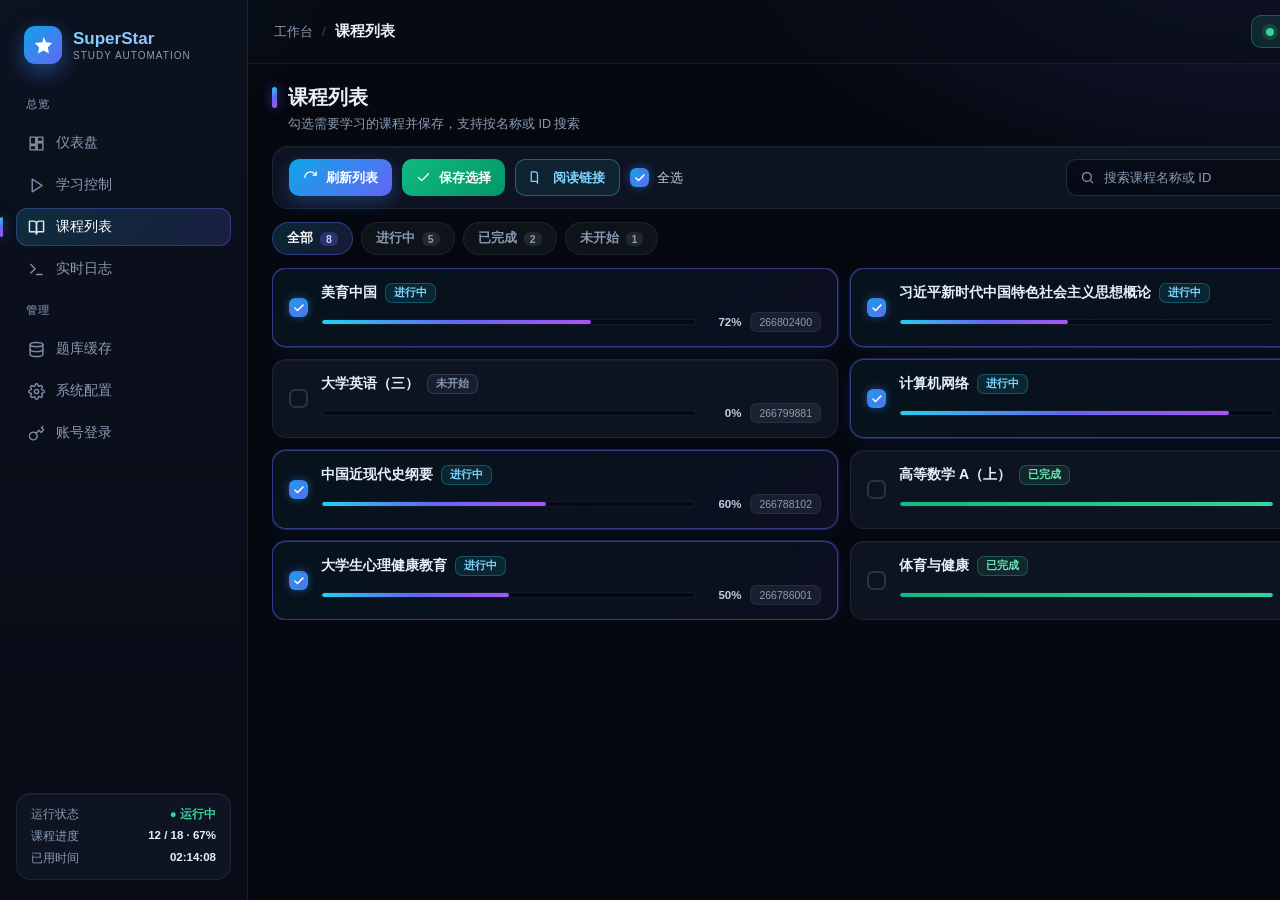
<file: ui-preview/04-课程列表-v2.html>
<!DOCTYPE html>
<html lang="zh-CN"><head><meta charset="UTF-8"><style>
*{margin:0;padding:0;box-sizing:border-box}
:root{--bg:#05080f;--panel:rgba(17,24,39,.78);--panel-hi:rgba(255,255,255,.045);--raised:rgba(38,50,74,.55);--border:rgba(122,143,185,.13);--border-2:rgba(122,143,185,.26);--text:#e9effa;--muted:#8b9bb4;--soft:#c3cede;--cyan:#22d3ee;--indigo:#6366f1;--green:#34d399;--amber:#fbbf24;--grad:linear-gradient(135deg,#22d3ee,#6366f1,#a855f7);--grad-btn:linear-gradient(135deg,#0ea5e9,#6366f1);--font:-apple-system,"Segoe UI","PingFang SC","Microsoft YaHei","Noto Sans CJK SC",sans-serif}
html,body{width:1440px;height:900px}
body{font-family:var(--font);color:var(--text);overflow:hidden;background:radial-gradient(900px 460px at 88% -8%,rgba(99,102,241,.20),transparent 60%),radial-gradient(760px 420px at -6% -6%,rgba(34,211,238,.14),transparent 58%),var(--bg)}
.app{display:flex;width:1440px;height:900px}
.side{width:248px;flex:0 0 248px;padding:20px 16px;display:flex;flex-direction:column;gap:6px;background:linear-gradient(180deg,rgba(12,18,31,.94),rgba(8,12,22,.94));border-right:1px solid var(--border)}
.brand{display:flex;align-items:center;gap:11px;padding:6px 8px 18px}
.brand .mark{width:38px;height:38px;border-radius:11px;display:grid;place-items:center;background:var(--grad-btn);box-shadow:0 8px 22px rgba(56,132,248,.45)}
.brand .mark svg{width:21px;height:21px;fill:#fff}
.brand .name{font-size:17px;font-weight:800;background:linear-gradient(90deg,#7dd3fc,#a5b4fc);-webkit-background-clip:text;background-clip:text;color:transparent}
.brand .sub{font-size:10px;color:var(--muted);letter-spacing:1px;margin-top:1px}
.group{font-size:10.5px;color:#5e6e88;font-weight:700;letter-spacing:1.2px;padding:10px 10px 6px}
.nav{display:flex;flex-direction:column;gap:4px}
.nav a{display:flex;align-items:center;gap:11px;padding:10px 12px;border-radius:11px;color:var(--muted);font-size:13.5px;font-weight:500;text-decoration:none;position:relative}
.nav a svg{width:17px;height:17px;fill:none;stroke:currentColor;stroke-width:2;stroke-linecap:round;stroke-linejoin:round;opacity:.9}
.nav a.active{color:#fff;background:linear-gradient(135deg,rgba(34,211,238,.15),rgba(99,102,241,.17));box-shadow:inset 0 0 0 1px rgba(99,102,241,.34)}
.nav a.active::before{content:"";position:absolute;left:-16px;top:9px;bottom:9px;width:3px;border-radius:3px;background:var(--grad);box-shadow:0 0 12px rgba(99,102,241,.7)}
.foot{margin-top:auto;padding:13px 14px;border-radius:14px;background:var(--panel);border:1px solid var(--border);box-shadow:inset 0 1px 0 var(--panel-hi)}
.foot .row{display:flex;justify-content:space-between;font-size:11.5px;color:var(--muted)}.foot .row+.row{margin-top:7px}.foot b{color:var(--text);font-weight:700}.foot .live{color:var(--green);font-weight:700}
.main{flex:1;display:flex;flex-direction:column;min-width:0}
.top{height:64px;flex:0 0 64px;display:flex;align-items:center;gap:16px;padding:0 26px;background:rgba(8,12,22,.6);border-bottom:1px solid var(--border)}
.crumb{display:flex;align-items:center;gap:9px;color:var(--muted);font-size:13px}.crumb b{color:var(--text);font-weight:700;font-size:15px}.crumb .sep{opacity:.4}
.spacer{flex:1}
.status-pill{display:flex;align-items:center;gap:8px;height:33px;padding:0 14px;border-radius:10px;font-size:12.5px;font-weight:700;color:#6ee7b7;background:rgba(52,211,153,.12);border:1px solid rgba(52,211,153,.3)}
.status-pill i{width:8px;height:8px;border-radius:50%;background:var(--green);box-shadow:0 0 0 4px rgba(52,211,153,.16)}
.avatar .img{width:36px;height:36px;border-radius:10px;background:var(--grad-btn);display:grid;place-items:center;color:#fff;font-weight:800}
.content{flex:1;padding:20px 24px;display:flex;flex-direction:column;gap:13px;min-height:0}
.pagehead{display:flex;align-items:flex-end;justify-content:space-between}
.pagehead h2{font-size:20px;font-weight:800;display:flex;align-items:center;gap:11px}
.pagehead h2::before{content:"";width:5px;height:21px;border-radius:4px;background:var(--grad);box-shadow:0 0 12px rgba(99,102,241,.6)}
.pagehead p{color:var(--muted);font-size:12.5px;margin-top:5px;padding-left:16px}
.card{background:var(--panel);border:1px solid var(--border);border-radius:16px;box-shadow:inset 0 1px 0 var(--panel-hi)}
.toolbar{display:flex;align-items:center;gap:10px;padding:12px 16px;flex-wrap:wrap}
.btn{height:37px;padding:0 14px;border-radius:10px;display:inline-flex;align-items:center;gap:8px;font-size:13px;font-weight:700}
.btn svg{width:15px;height:15px;fill:none;stroke:currentColor;stroke-width:2;stroke-linecap:round;stroke-linejoin:round}
.btn.pri{color:#fff;background:var(--grad-btn);box-shadow:0 6px 18px rgba(56,132,248,.3)}
.btn.ok{color:#fff;background:linear-gradient(135deg,#10b981,#059669)}
.btn.info{color:#7dd3fc;background:rgba(34,211,238,.08);border:1px solid rgba(34,211,238,.4)}
.chkline{display:flex;align-items:center;gap:8px;font-size:13px;color:var(--soft)}
.cbx{width:19px;height:19px;border-radius:6px;display:grid;place-items:center;border:2px solid var(--border-2);flex:0 0 auto}
.cbx.on{background:var(--grad-btn);border-color:transparent;box-shadow:0 0 10px rgba(56,132,248,.45)}
.cbx.on svg{width:12px;height:12px;fill:none;stroke:#fff;stroke-width:3.2;stroke-linecap:round;stroke-linejoin:round}
.search{display:flex;align-items:center;gap:9px;height:37px;padding:0 13px;background:rgba(3,6,15,.6);border:1px solid var(--border-2);border-radius:10px;color:var(--muted);font-size:13px;width:250px;margin-left:auto}
.search svg{width:15px;height:15px;fill:none;stroke:currentColor;stroke-width:2}
.count{font-size:12px;font-weight:700;color:#a5b4fc;background:rgba(99,102,241,.14);border:1px solid rgba(129,140,248,.3);padding:6px 11px;border-radius:8px}
.filters{display:flex;gap:8px;align-items:center}
.fchip{font-size:12.5px;font-weight:600;color:var(--muted);background:rgba(148,163,184,.07);border:1px solid var(--border);padding:7px 14px;border-radius:99px;display:inline-flex;align-items:center;gap:7px}
.fchip b{font-weight:800}
.fchip.on{color:#fff;background:linear-gradient(135deg,rgba(34,211,238,.16),rgba(99,102,241,.18));border-color:rgba(99,102,241,.4)}
.fchip .n{font-size:10.5px;padding:1px 6px;border-radius:6px;background:rgba(148,163,184,.14)}
.fchip.on .n{background:rgba(99,102,241,.3);color:#c7d2fe}
.grid{display:grid;grid-template-columns:1fr 1fr;gap:12px;overflow:hidden}
.cc{position:relative;display:flex;align-items:center;gap:13px;padding:14px 16px;background:var(--panel);border:1px solid var(--border);border-radius:14px;box-shadow:inset 0 1px 0 var(--panel-hi)}
.cc.sel{border-color:rgba(99,102,241,.5);background:linear-gradient(135deg,rgba(34,211,238,.06),rgba(99,102,241,.08));box-shadow:0 0 0 1px rgba(99,102,241,.25),0 6px 18px rgba(56,132,248,.08)}
.cc .t{flex:1;min-width:0}
.cc .t .r1{display:flex;align-items:center;gap:8px}
.cc .t b{font-size:14px;font-weight:700;overflow:hidden;text-overflow:ellipsis;white-space:nowrap}
.st{font-size:10.5px;font-weight:700;padding:2px 8px;border-radius:7px;flex:0 0 auto}
.st.doing{color:#7dd3fc;background:rgba(34,211,238,.1);border:1px solid rgba(34,211,238,.28)}
.st.done{color:#6ee7b7;background:rgba(52,211,153,.1);border:1px solid rgba(52,211,153,.28)}
.st.todo{color:#8b9bb4;background:rgba(148,163,184,.08);border:1px solid rgba(148,163,184,.2)}
.cc .meta{display:flex;align-items:center;gap:9px;margin-top:9px}
.cc .pbar{flex:1;height:6px;border-radius:99px;background:rgba(3,6,15,.6);border:1px solid var(--border);overflow:hidden}
.cc .pbar i{display:block;height:100%;border-radius:99px;background:var(--grad)}
.cc .pbar i.full{background:linear-gradient(90deg,#10b981,#34d399)}
.cc .pp{font-size:11.5px;font-weight:700;color:var(--soft);font-variant-numeric:tabular-nums;min-width:36px;text-align:right}
.cc .b{font-size:10.5px;color:var(--muted);background:rgba(148,163,184,.1);border:1px solid var(--border);padding:3px 8px;border-radius:7px;flex:0 0 auto}
</style></head><body>
<div class="app">
  <aside class="side">
    <div class="brand"><span class="mark"><svg viewBox="0 0 24 24"><path d="M12 2l3.09 6.26L22 9.27l-5 4.87 1.18 6.88L12 17.77l-6.18 3.25L7 14.14 2 9.27l8.91-1.01L12 2z"/></svg></span><div><div class="name">SuperStar</div><div class="sub">STUDY AUTOMATION</div></div></div>
    <div class="group">总览</div>
    <nav class="nav">
      <a href="#"><svg viewBox="0 0 24 24"><path d="M3 13h8V3H3zM13 21h8V11h-8zM3 21h8v-6H3zM13 9h8V3h-8z"/></svg>仪表盘</a>
      <a href="#"><svg viewBox="0 0 24 24"><path d="m6 3 14 9-14 9V3z"/></svg>学习控制</a>
      <a href="#" class="active"><svg viewBox="0 0 24 24"><path d="M2 3h6a4 4 0 0 1 4 4v14a3 3 0 0 0-3-3H2z"/><path d="M22 3h-6a4 4 0 0 0-4 4v14a3 3 0 0 1 3-3h7z"/></svg>课程列表</a>
      <a href="#"><svg viewBox="0 0 24 24"><polyline points="4 17 10 11 4 5"/><line x1="12" y1="19" x2="20" y2="19"/></svg>实时日志</a>
    </nav>
    <div class="group">管理</div>
    <nav class="nav">
      <a href="#"><svg viewBox="0 0 24 24"><ellipse cx="12" cy="5" rx="9" ry="3"/><path d="M3 5v14a9 3 0 0 0 18 0V5"/><path d="M3 12a9 3 0 0 0 18 0"/></svg>题库缓存</a>
      <a href="#"><svg viewBox="0 0 24 24"><circle cx="12" cy="12" r="3"/><path d="M19.4 15a1.65 1.65 0 0 0 .33 1.82l.06.06a2 2 0 1 1-2.83 2.83l-.06-.06a1.65 1.65 0 0 0-1.82-.33 1.65 1.65 0 0 0-1 1.51V21a2 2 0 0 1-4 0v-.09A1.65 1.65 0 0 0 9 19.4a1.65 1.65 0 0 0-1.82.33l-.06.06a2 2 0 1 1-2.83-2.83l.06-.06a1.65 1.65 0 0 0 .33-1.82 1.65 1.65 0 0 0-1.51-1H3a2 2 0 0 1 0-4h.09A1.65 1.65 0 0 0 4.6 9a1.65 1.65 0 0 0-.33-1.82l-.06-.06a2 2 0 1 1 2.83-2.83l.06.06a1.65 1.65 0 0 0 1.82.33H9a1.65 1.65 0 0 0 1-1.51V3a2 2 0 0 1 4 0v.09a1.65 1.65 0 0 0 1 1.51 1.65 1.65 0 0 0 1.82-.33l.06-.06a2 2 0 1 1 2.83 2.83l-.06.06a1.65 1.65 0 0 0-.33 1.82V9a1.65 1.65 0 0 0 1.51 1H21a2 2 0 0 1 0 4h-.09a1.65 1.65 0 0 0-1.51 1z"/></svg>系统配置</a>
      <a href="#"><svg viewBox="0 0 24 24"><path d="m21 2-2 2m-7.61 7.61a5.5 5.5 0 1 1-7.778 7.778 5.5 5.5 0 0 1 7.777-7.777zm0 0L15.5 7.5m0 0 3 3L22 7l-3-3"/></svg>账号登录</a>
    </nav>
    <div class="foot"><div class="row"><span>运行状态</span><span class="live">● 运行中</span></div><div class="row"><span>课程进度</span><b>12 / 18 · 67%</b></div><div class="row"><span>已用时间</span><b>02:14:08</b></div></div>
  </aside>
  <div class="main">
    <header class="top"><div class="crumb">工作台 <span class="sep">/</span> <b>课程列表</b></div><div class="spacer"></div><div class="status-pill"><i></i>任务运行中</div><div class="avatar"><span class="img">王</span></div></header>
    <div class="content">
      <div class="pagehead"><div><h2>课程列表</h2><p>勾选需要学习的课程并保存，支持按名称或 ID 搜索</p></div></div>
      <div class="card toolbar">
        <div class="btn pri"><svg viewBox="0 0 24 24"><path d="M3 12a9 9 0 0 1 9-9 9.75 9.75 0 0 1 6.74 2.74L21 8"/><path d="M21 3v5h-5"/></svg>刷新列表</div>
        <div class="btn ok"><svg viewBox="0 0 24 24"><path d="M20 6 9 17l-5-5"/></svg>保存选择</div>
        <div class="btn info"><svg viewBox="0 0 24 24"><path d="M2 3h6a4 4 0 0 1 4 4v14a3 3 0 0 0-3-3H2z"/></svg>阅读链接</div>
        <div class="chkline"><span class="cbx on"><svg viewBox="0 0 24 24"><path d="M20 6 9 17l-5-5"/></svg></span>全选</div>
        <div class="search"><svg viewBox="0 0 24 24"><circle cx="11" cy="11" r="7"/><path d="m21 21-4.35-4.35"/></svg>搜索课程名称或 ID</div>
        <span class="count">已选 5 个</span>
      </div>
      <div class="filters">
        <span class="fchip on"><b>全部</b><span class="n">8</span></span>
        <span class="fchip">进行中<span class="n">5</span></span>
        <span class="fchip">已完成<span class="n">2</span></span>
        <span class="fchip">未开始<span class="n">1</span></span>
      </div>
      <div class="grid">
        <div class="cc sel"><span class="cbx on"><svg viewBox="0 0 24 24"><path d="M20 6 9 17l-5-5"/></svg></span><div class="t"><div class="r1"><b>美育中国</b><span class="st doing">进行中</span></div><div class="meta"><div class="pbar"><i style="width:72%"></i></div><span class="pp">72%</span><span class="b">266802400</span></div></div></div>
        <div class="cc sel"><span class="cbx on"><svg viewBox="0 0 24 24"><path d="M20 6 9 17l-5-5"/></svg></span><div class="t"><div class="r1"><b>习近平新时代中国特色社会主义思想概论</b><span class="st doing">进行中</span></div><div class="meta"><div class="pbar"><i style="width:45%"></i></div><span class="pp">45%</span><span class="b">266801233</span></div></div></div>
        <div class="cc"><span class="cbx"></span><div class="t"><div class="r1"><b>大学英语（三）</b><span class="st todo">未开始</span></div><div class="meta"><div class="pbar"><i style="width:0%"></i></div><span class="pp">0%</span><span class="b">266799881</span></div></div></div>
        <div class="cc sel"><span class="cbx on"><svg viewBox="0 0 24 24"><path d="M20 6 9 17l-5-5"/></svg></span><div class="t"><div class="r1"><b>计算机网络</b><span class="st doing">进行中</span></div><div class="meta"><div class="pbar"><i style="width:88%"></i></div><span class="pp">88%</span><span class="b">266788540</span></div></div></div>
        <div class="cc sel"><span class="cbx on"><svg viewBox="0 0 24 24"><path d="M20 6 9 17l-5-5"/></svg></span><div class="t"><div class="r1"><b>中国近现代史纲要</b><span class="st doing">进行中</span></div><div class="meta"><div class="pbar"><i style="width:60%"></i></div><span class="pp">60%</span><span class="b">266788102</span></div></div></div>
        <div class="cc"><span class="cbx"></span><div class="t"><div class="r1"><b>高等数学 A（上）</b><span class="st done">已完成</span></div><div class="meta"><div class="pbar"><i class="full" style="width:100%"></i></div><span class="pp">100%</span><span class="b">266787664</span></div></div></div>
        <div class="cc sel"><span class="cbx on"><svg viewBox="0 0 24 24"><path d="M20 6 9 17l-5-5"/></svg></span><div class="t"><div class="r1"><b>大学生心理健康教育</b><span class="st doing">进行中</span></div><div class="meta"><div class="pbar"><i style="width:50%"></i></div><span class="pp">50%</span><span class="b">266786001</span></div></div></div>
        <div class="cc"><span class="cbx"></span><div class="t"><div class="r1"><b>体育与健康</b><span class="st done">已完成</span></div><div class="meta"><div class="pbar"><i class="full" style="width:100%"></i></div><span class="pp">100%</span><span class="b">266785443</span></div></div></div>
      </div>
    </div>
  </div>
</div>
</body></html>
</file>
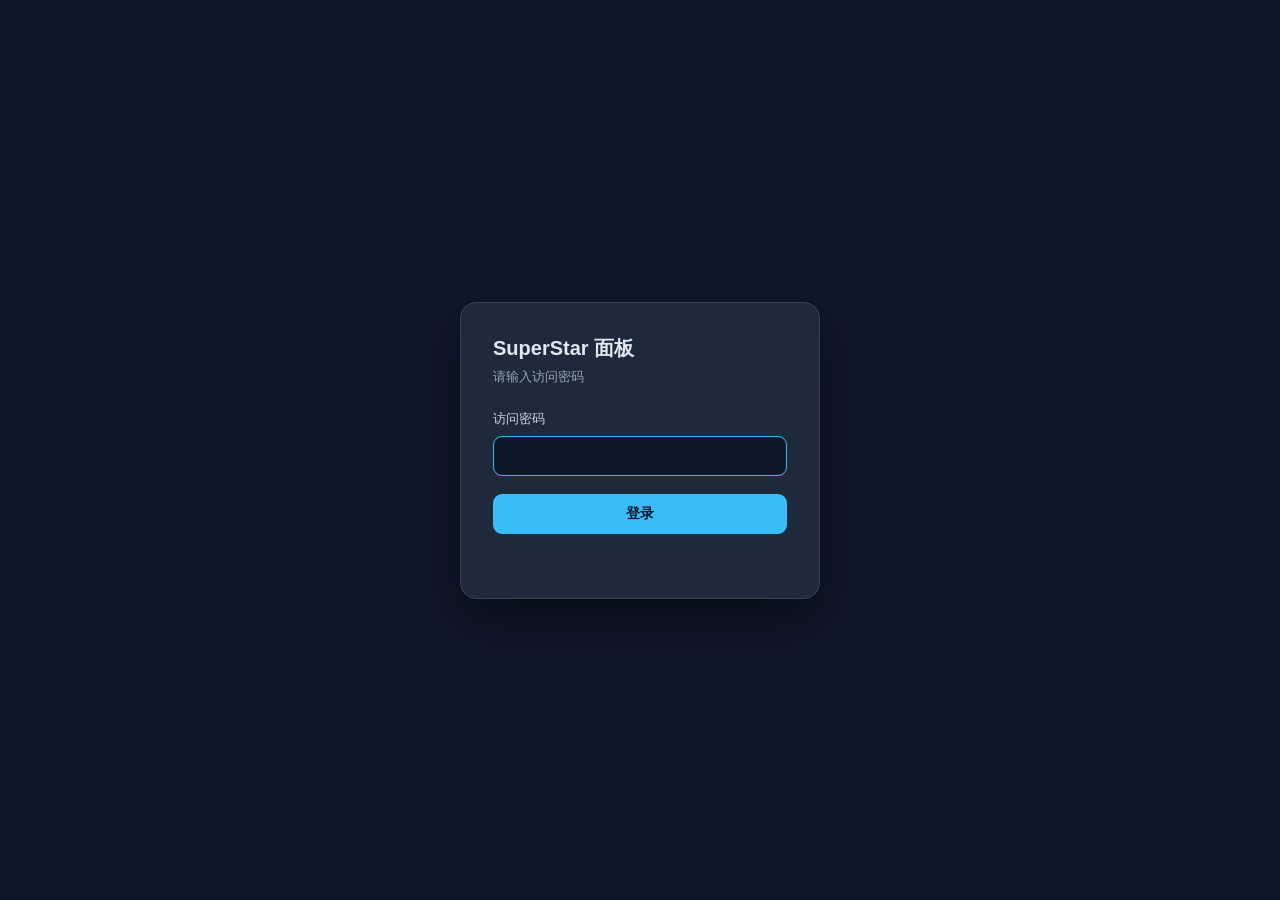
<file: web/templates/panel_login.html>
<!DOCTYPE html>
<html lang="zh-CN">
<head>
  <meta charset="UTF-8" />
  <meta name="viewport" content="width=device-width, initial-scale=1.0" />
  <title>SuperStar 面板登录</title>
  <style>
    :root { color-scheme: light dark; }
    * { box-sizing: border-box; }
    body {
      margin: 0; min-height: 100vh; display: flex; align-items: center; justify-content: center;
      font-family: -apple-system, BlinkMacSystemFont, "Segoe UI", "PingFang SC", "Microsoft YaHei", sans-serif;
      background: #0f172a; color: #e2e8f0;
    }
    .card {
      width: 360px; padding: 32px; border-radius: 16px; background: #1e293b;
      box-shadow: 0 20px 50px rgba(0,0,0,.45); border: 1px solid #334155;
    }
    h1 { margin: 0 0 6px; font-size: 20px; }
    p.sub { margin: 0 0 24px; font-size: 13px; color: #94a3b8; }
    label { display: block; font-size: 13px; margin-bottom: 8px; color: #cbd5e1; }
    input[type=password] {
      width: 100%; padding: 11px 13px; border-radius: 9px; border: 1px solid #475569;
      background: #0f172a; color: #e2e8f0; font-size: 14px; outline: none;
    }
    input[type=password]:focus { border-color: #38bdf8; }
    button {
      width: 100%; margin-top: 18px; padding: 11px; border: 0; border-radius: 9px;
      background: #38bdf8; color: #0f172a; font-size: 14px; font-weight: 600; cursor: pointer;
    }
    button:disabled { opacity: .6; cursor: not-allowed; }
    .msg { margin-top: 14px; font-size: 13px; color: #f87171; min-height: 18px; }
  </style>
</head>
<body>
  <form class="card" id="form">
    <h1>SuperStar 面板</h1>
    <p class="sub">请输入访问密码</p>
    <label for="pw">访问密码</label>
    <input id="pw" type="password" autocomplete="current-password" autofocus />
    <button type="submit" id="btn">登录</button>
    <div class="msg" id="msg"></div>
  </form>

  <script>
    const form = document.getElementById('form');
    const pw = document.getElementById('pw');
    const msg = document.getElementById('msg');
    const btn = document.getElementById('btn');

    form.addEventListener('submit', async (e) => {
      e.preventDefault();
      msg.textContent = '';
      btn.disabled = true;
      try {
        const res = await fetch('/api/panel/login', {
          method: 'POST',
          headers: { 'Content-Type': 'application/json' },
          body: JSON.stringify({ password: pw.value })
        });
        const data = await res.json();
        if (res.ok && data.status === 'ok') {
          const params = new URLSearchParams(location.search);
          const next = params.get('next') || '/';
          location.href = (next.startsWith('/') && !next.startsWith('//')) ? next : '/';
        } else {
          msg.textContent = data.msg || '登录失败';
          pw.select();
        }
      } catch (err) {
        msg.textContent = '网络错误: ' + err;
      } finally {
        btn.disabled = false;
      }
    });
  </script>
</body>
</html>
</file>
